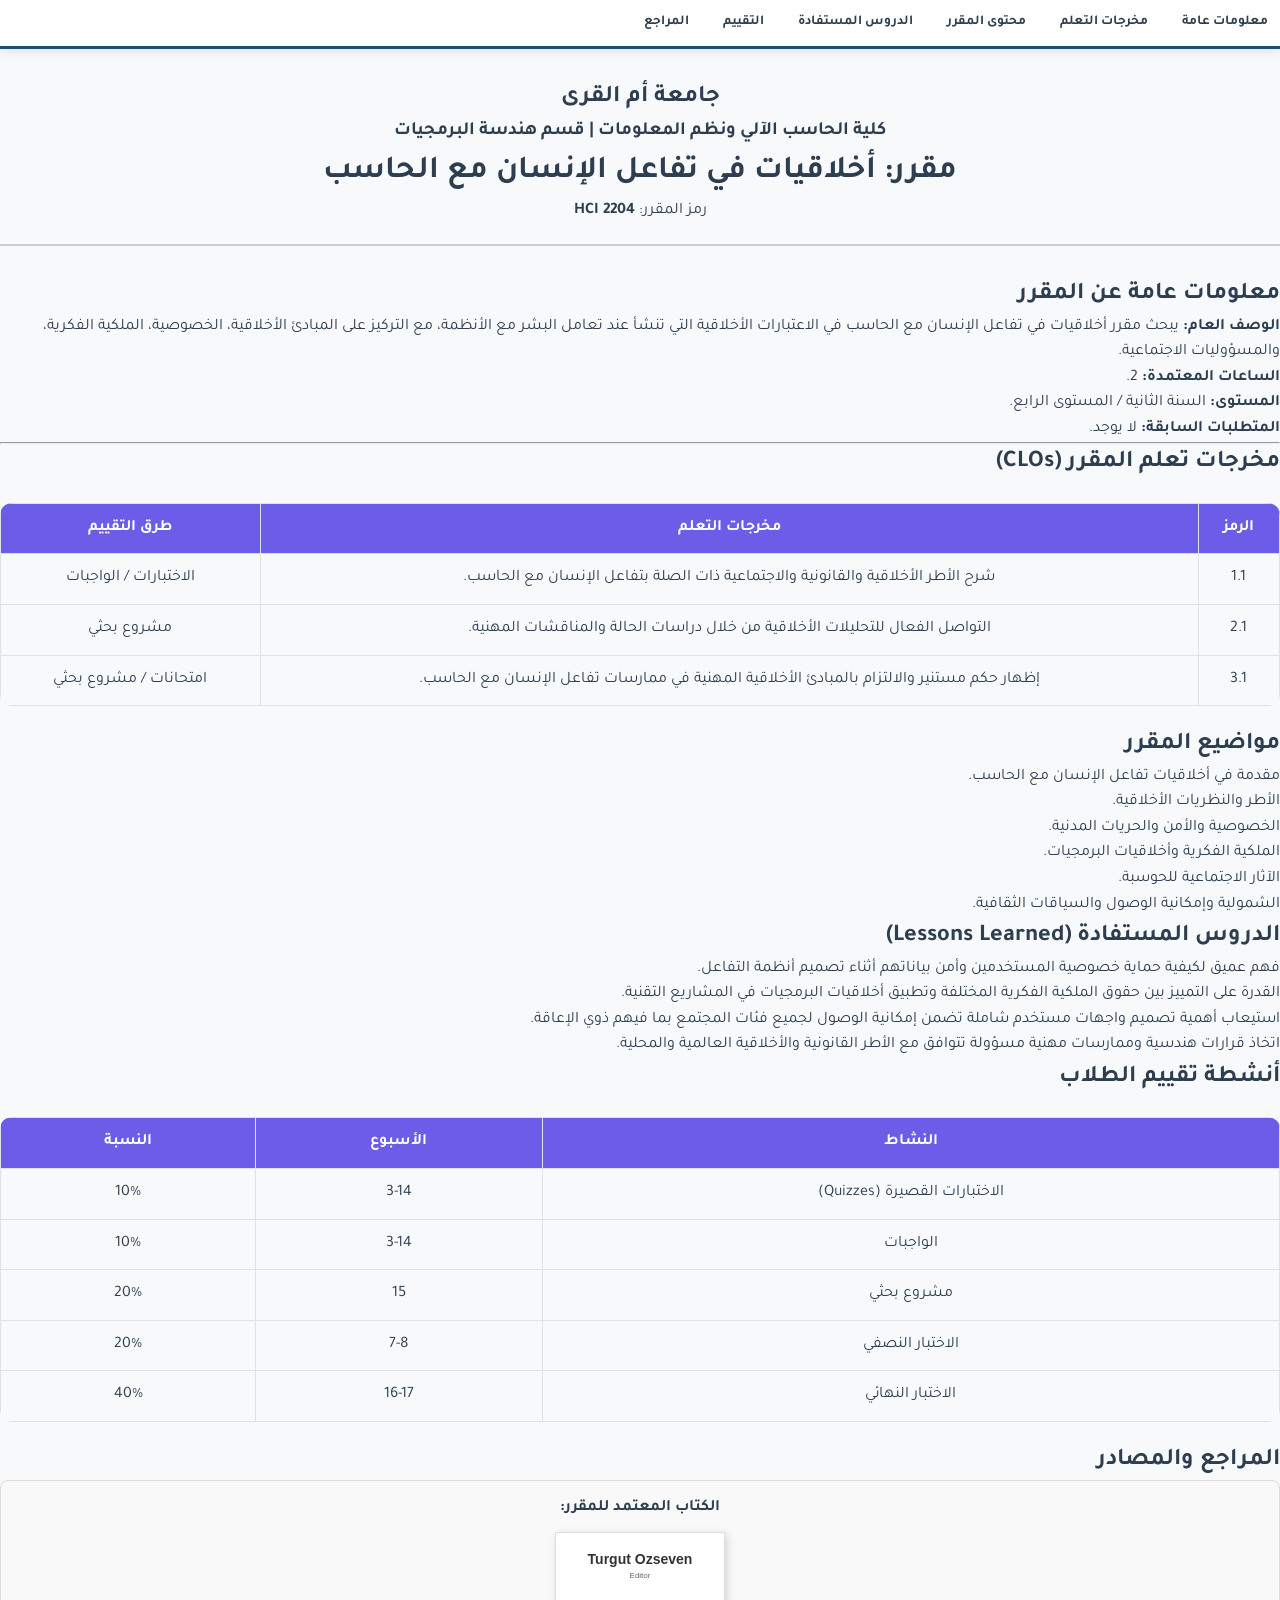
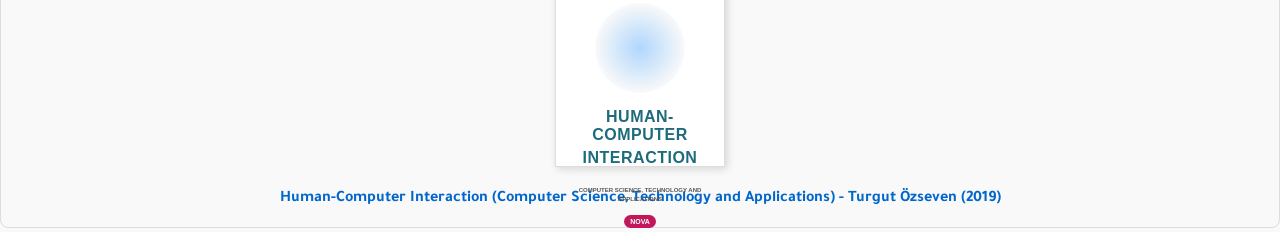
<file: HCI-Project-Jabli/index.html>
<!DOCTYPE html>
<html lang="ar" dir="rtl">
<head>
      <meta charset="UTF-8">
    <meta name="viewport" content="width=device-width, initial-scale=1.0">
    <title>توصيف مقرر: أخلاقيات التفاعل بين الإنسان والحاسب</title>
    <link rel="stylesheet" href="style.css">
    <link href="https://fonts.googleapis.com/css2?family=Poppins:wght@300;400;600&family=Tajawal:wght@400;700&display=swap" rel="stylesheet">
</head>

<button onclick="toggleDarkMode()" style="margin: 20px; cursor: pointer;">
 تبديل الوضع (ليلي/نهاري)
</button>

<script>
    function toggleDarkMode() {
        document.body.classList.toggle('dark-mode');
    }
</script>
<body class="light-mode">

    <nav class="navbar">
        <ul>
            <li><a href="#general-info">معلومات عامة</a></li>
            <li><a href="#clos">مخرجات التعلم</a></li>
            <li><a href="#content">محتوى المقرر</a></li>
            <li><a href="#lessons-learned">الدروس المستفادة</a></li>
            <li><a href="#assessment">التقييم</a></li>
            <li><a href="#references">المراجع</a></li>
        </ul>
    </nav>

    <div class="container">
        <header class="course-header" style="text-align: center; margin-bottom: 30px; padding: 20px; border-bottom: 2px solid #ccc;">
            <h2>جامعة أم القرى</h2>
            <h3>كلية الحاسب الآلي ونظم المعلومات | قسم هندسة البرمجيات</h3>
            <h1>مقرر: أخلاقيات في تفاعل الإنسان مع الحاسب</h1>
            <p>رمز المقرر: <strong>HCI 2204</strong></p>
        </header>

        <section id="general-info">
            <h2>معلومات عامة عن المقرر</h2>
            <p><strong>الوصف العام:</strong> يبحث مقرر أخلاقيات في تفاعل الإنسان مع الحاسب في الاعتبارات الأخلاقية التي تنشأ عند تعامل البشر مع الأنظمة، مع التركيز على المبادئ الأخلاقية، الخصوصية، الملكية الفكرية، والمسؤوليات الاجتماعية.</p>
            <ul>
                <li><strong>الساعات المعتمدة:</strong> 2.</li>
                <li><strong>المستوى:</strong> السنة الثانية / المستوى الرابع.</li>
                <li><strong>المتطلبات السابقة:</strong> لا يوجد.</li>
            </ul>
        </section>

        <hr>

        <section id="clos">
            <h2>مخرجات تعلم المقرر (CLOs)</h2>
            <table>
                <thead>
                    <tr>
                        <th>الرمز</th>
                        <th>مخرجات التعلم</th>
                        <th>طرق التقييم</th>
                    </tr>
                </thead>
                <tbody>
                    <tr>
                        <td>1.1</td>
                        <td>شرح الأطر الأخلاقية والقانونية والاجتماعية ذات الصلة بتفاعل الإنسان مع الحاسب.</td>
                        <td>الاختبارات / الواجبات</td>
                    </tr>
                    <tr>
                        <td>2.1</td>
                        <td>التواصل الفعال للتحليلات الأخلاقية من خلال دراسات الحالة والمناقشات المهنية.</td>
                        <td>مشروع بحثي</td>
                    </tr>
                    <tr>
                        <td>3.1</td>
                        <td>إظهار حكم مستنير والالتزام بالمبادئ الأخلاقية المهنية في ممارسات تفاعل الإنسان مع الحاسب.</td>
                        <td>امتحانات / مشروع بحثي</td>
                    </tr>
                </tbody>
            </table>
        </section>

        <section id="content">
            <h2>مواضيع المقرر</h2>
            <ol>
                <li>مقدمة في أخلاقيات تفاعل الإنسان مع الحاسب.</li>
                <li>الأطر والنظريات الأخلاقية.</li>
                <li>الخصوصية والأمن والحريات المدنية.</li>
                <li>الملكية الفكرية وأخلاقيات البرمجيات.</li>
                <li>الآثار الاجتماعية للحوسبة.</li>
                <li>الشمولية وإمكانية الوصول والسياقات الثقافية.</li>
            </ol>
        </section>

        <section id="lessons-learned">
            <h2>الدروس المستفادة (Lessons Learned)</h2>
            <ul>
                <li>فهم عميق لكيفية حماية خصوصية المستخدمين وأمن بياناتهم أثناء تصميم أنظمة التفاعل.</li>
                <li>القدرة على التمييز بين حقوق الملكية الفكرية المختلفة وتطبيق أخلاقيات البرمجيات في المشاريع التقنية.</li>
                <li>استيعاب أهمية تصميم واجهات مستخدم شاملة تضمن إمكانية الوصول لجميع فئات المجتمع بما فيهم ذوي الإعاقة.</li>
                <li>اتخاذ قرارات هندسية وممارسات مهنية مسؤولة تتوافق مع الأطر القانونية والأخلاقية العالمية والمحلية.</li>
            </ul>
        </section>

        <section id="assessment">
            <h2>أنشطة تقييم الطلاب</h2>
            <table>
                <thead>
                    <tr>
                        <th>النشاط</th>
                        <th>الأسبوع</th>
                        <th>النسبة</th>
                    </tr>
                </thead>
                <tbody>
                    <tr><td>الاختبارات القصيرة (Quizzes)</td><td>3-14</td><td>10%</td></tr>
                    <tr><td>الواجبات</td><td>3-14</td><td>10%</td></tr>
                    <tr><td>مشروع بحثي</td><td>15</td><td>20%</td></tr>
                    <tr><td>الاختبار النصفي</td><td>7-8</td><td>20%</td></tr>
                    <tr><td>الاختبار النهائي</td><td>16-17</td><td>40%</td></tr>
                </tbody>
            </table>
        </section>

        <section id="references">
            <h2>المراجع والمصادر</h2>
            <div class="reference-item" style="text-align: center; padding: 15px; border: 1px solid #ddd; border-radius: 8px; background-color: #f9f9f9;">
                <p style="font-weight: bold; margin-bottom: 10px;">الكتاب المعتمد للمقرر:</p>
                
                <div style="width: 170px; height: 235px; background: #ffffff; border: 1px solid #ddd; box-shadow: 2px 2px 8px rgba(0,0,0,0.15); margin: 0 auto 15px auto; padding: 10px; position: relative; font-family: 'Arial', sans-serif;">
                    <div style="font-size: 14px; font-weight: bold; color: #333; margin-top: 5px;">Turgut Ozseven</div>
                    <div style="font-size: 8px; color: #666; margin-bottom: 20px;">Editor</div>
                    <div style="width: 90px; height: 90px; background: radial-gradient(circle, rgba(142,197,252,1) 0%, rgba(224,225,226,0.3) 70%); margin: 0 auto; border-radius: 50%; opacity: 0.7;"></div>
                    <div style="font-size: 16px; font-weight: bold; color: #1e6b7b; letter-spacing: 0.5px; margin-top: 15px; line-height: 1.1;">HUMAN-COMPUTER</div>
                    <div style="font-size: 16px; font-weight: bold; color: #1e6b7b; letter-spacing: 0.5px; margin-top: 2px;">INTERACTION</div>
                    <div style="font-size: 6px; color: #555; text-transform: uppercase; margin-top: 15px; font-weight: bold;">Computer Science, Technology and Applications</div>
                    <div style="background: #c2185b; color: white; font-size: 7px; font-weight: bold; display: inline-block; padding: 1px 6px; border-radius: 8px; margin-top: 10px;">NOVA</div>
                </div>
                
                <a href="https://www.amazon.com/Human-Computer-Interaction-Turgut-Ozseven/dp/153616495X" target="_blank" style="font-weight: bold; color: #0066cc; text-decoration: none; display: inline-block; margin-top: 5px;">
                    Human-Computer Interaction (Computer Science, Technology and Applications) - Turgut Özseven (2019)
                </a>
            </div>
        </section>
    </div>

</body>
</html>
</file>
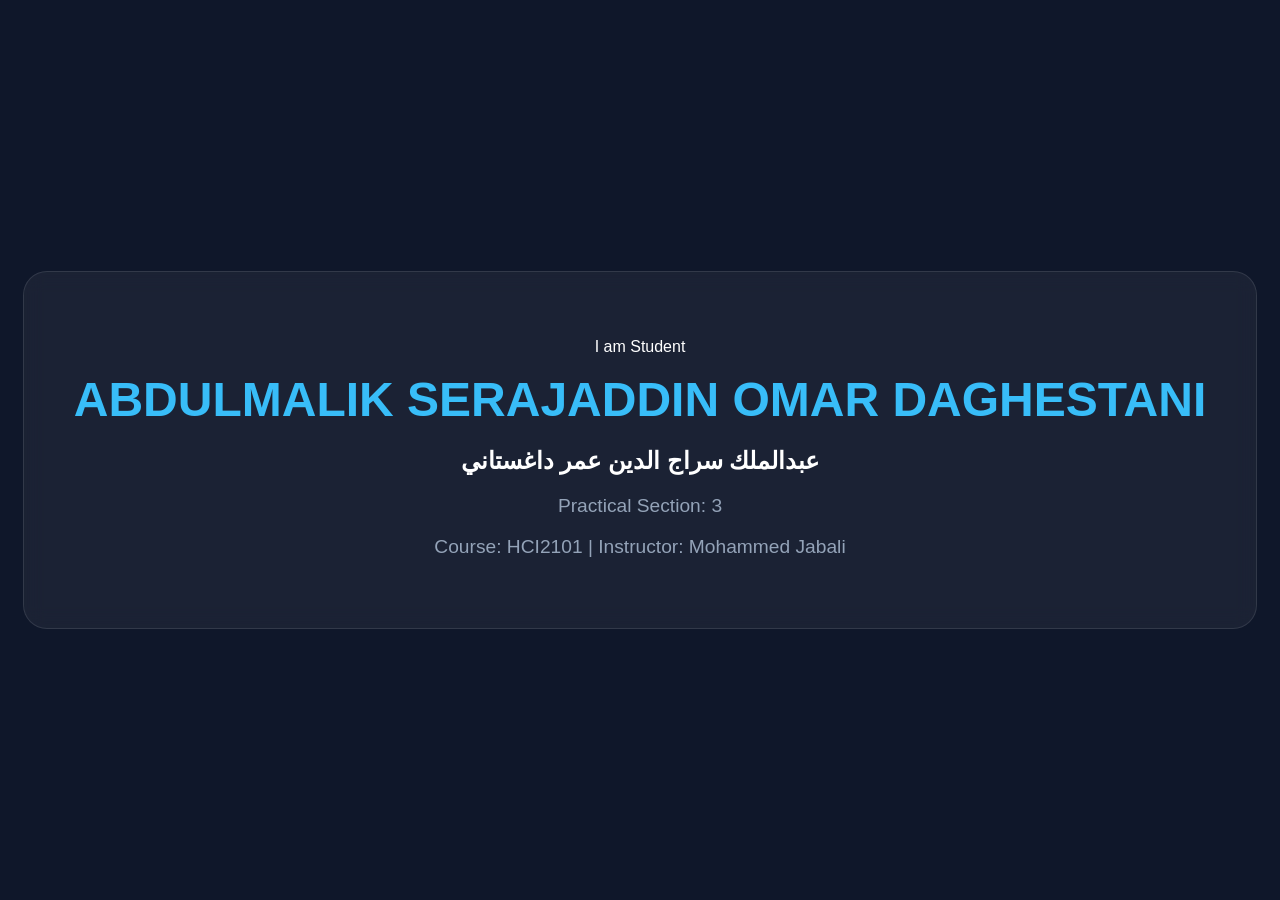
<file: lab1/index.html>
<!DOCTYPE html>
<html lang="en">
<head>
<meta charset="UTF-8">
<title>HCI2101 - ABDULMALIK SERAJADDIN OMAR DAGHESTANI</title>
<style>
body { font-family: 'Inter', sans-serif; background: #0f172a; color: white; display: flex; align-items: center; justify-content: center; height: 100vh; margin: 0; }
.glass-card { background: rgba(255, 255, 255, 0.05); backdrop-filter: blur(10px); padding: 50px; border-radius: 24px; border: 1px solid rgba(255,255,255,0.1); text-align: center; }
h1 { color: #38bdf8; font-size: 3rem; margin: 0; }
.meta { margin-top: 20px; font-size: 1.2rem; color: #94a3b8; }
</style>
</head>
<body>
<div class="glass-card">
<p>I am Student</p>
<h1>ABDULMALIK SERAJADDIN OMAR DAGHESTANI</h1>
<h2>عبدالملك سراج الدين عمر داغستاني</h2>
<div class="meta">
<p>Practical Section: 3</p>
<p>Course: HCI2101 | Instructor: Mohammed Jabali</p>
</div>
</div>
</body>
</html>
</file>
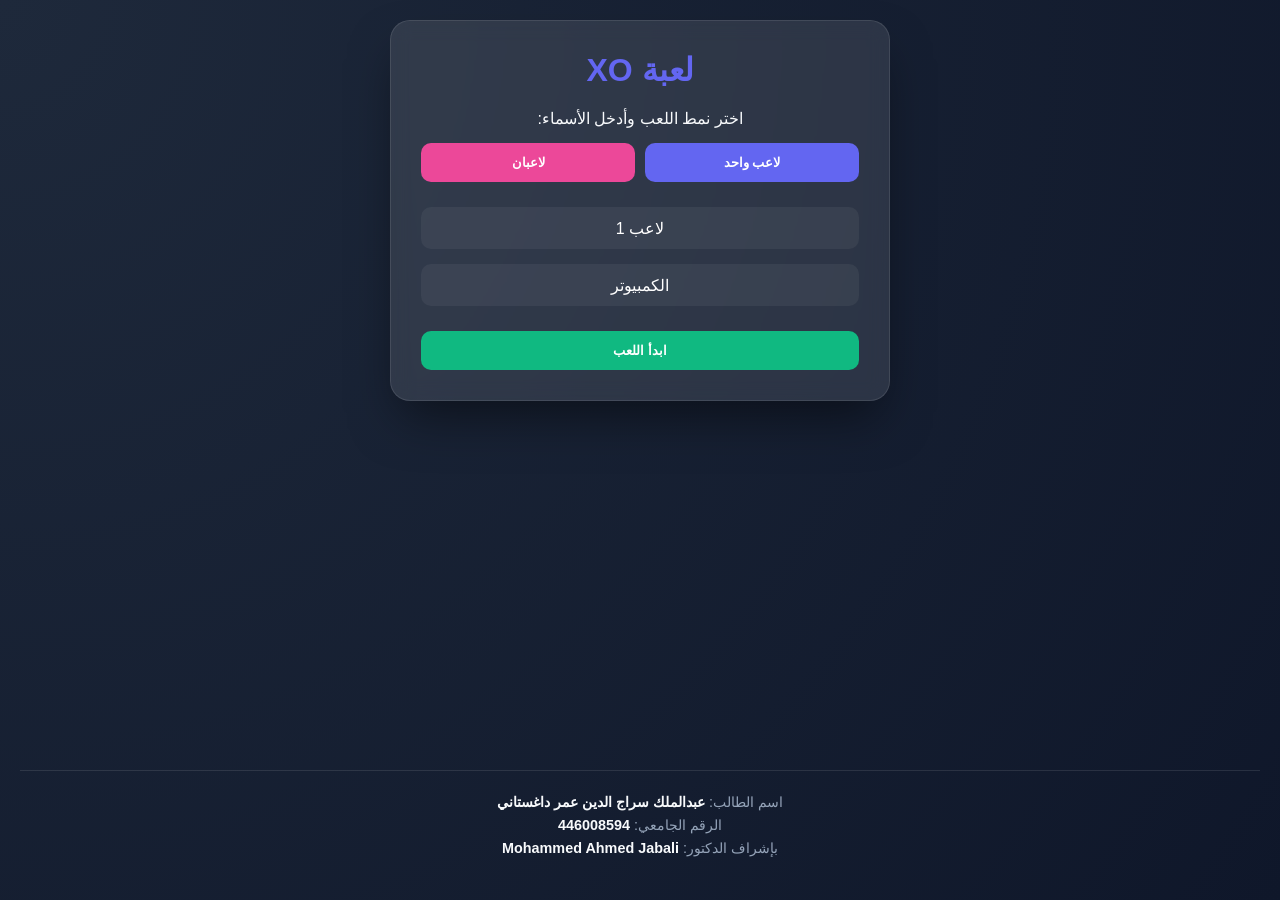
<file: lab2/index.html>
<!DOCTYPE html>
<html lang="ar" dir="rtl">
<head>
    <meta charset="UTF-8">
    <meta name="viewport" content="width=device-width, initial-scale=1.0">
    <title>لعبة إكس أو الحديثة</title>
    <style>
        :root {
            --primary: #6366f1;
            --secondary: #ec4899;
            --bg: #0f172a;
            --card-bg: rgba(255, 255, 255, 0.1);
            --text: #f8fafc;
        }

        * {
            box-sizing: border-box;
            font-family: 'Segoe UI', Tahoma, Geneva, Verdana, sans-serif;
            margin: 0;
            padding: 0;
        }

        body {
            background: radial-gradient(circle at top left, #1e293b, #0f172a);
            color: var(--text);
            display: flex;
            flex-direction: column;
            align-items: center;
            min-height: 100vh;
            padding: 20px;
        }

        .container {
            width: 100%;
            max-width: 500px;
            background: var(--card-bg);
            backdrop-filter: blur(10px);
            border-radius: 20px;
            padding: 30px;
            box-shadow: 0 25px 50px -12px rgba(0, 0, 0, 0.5);
            border: 1px solid rgba(255, 255, 255, 0.1);
            text-align: center;
        }

        h1 { margin-bottom: 20px; color: var(--primary); }

        /* Setup Screen */
        #setup-screen { display: flex; flex-direction: column; gap: 15px; }
        
        input {
            padding: 12px;
            border-radius: 10px;
            border: none;
            background: rgba(255, 255, 255, 0.05);
            color: white;
            font-size: 1rem;
            text-align: center;
        }

        .mode-selection {
            display: grid;
            grid-template-columns: 1fr 1fr;
            gap: 10px;
            margin-bottom: 10px;
        }

        button {
            padding: 12px 20px;
            border-radius: 10px;
            border: none;
            cursor: pointer;
            font-weight: bold;
            transition: all 0.3s ease;
            background: var(--primary);
            color: white;
        }

        button:hover { transform: translateY(-2px); filter: brightness(1.2); }
        .secondary-btn { background: var(--secondary); }

        /* Game Screen */
        #game-screen { display: none; }
        
        .status-bar {
            margin-bottom: 20px;
            font-size: 1.2rem;
            font-weight: bold;
        }

        .board {
            display: grid;
            grid-template-columns: repeat(3, 1fr);
            gap: 10px;
            margin-bottom: 20px;
        }

        .cell {
            aspect-ratio: 1;
            background: rgba(255, 255, 255, 0.05);
            border-radius: 12px;
            display: flex;
            align-items: center;
            justify-content: center;
            font-size: 2.5rem;
            font-weight: bold;
            cursor: pointer;
            transition: background 0.2s;
        }

        .cell:hover { background: rgba(255, 255, 255, 0.1); }
        .cell.x { color: var(--primary); }
        .cell.o { color: var(--secondary); }

        /* Footer */
        footer {
            margin-top: auto;
            padding: 20px;
            text-align: center;
            font-size: 0.9rem;
            line-height: 1.6;
            color: #94a3b8;
            border-top: 1px solid rgba(255, 255, 255, 0.1);
            width: 100%;
        }

        footer b { color: var(--text); }

        @media (max-width: 400px) {
            .container { padding: 15px; }
            .cell { font-size: 2rem; }
        }
    </style>
</head>
<body>

    <div class="container">
        <h1>لعبة XO</h1>

        <div id="setup-screen">
            <p>اختر نمط اللعب وأدخل الأسماء:</p>
            <div class="mode-selection">
                <button onclick="setMode(1)">لاعب واحد</button>
                <button onclick="setMode(2)" class="secondary-btn">لاعبان</button>
            </div>
            <input type="text" id="p1-name" placeholder="اسم اللاعب الأول (X)" value="لاعب 1">
            <input type="text" id="p2-name" placeholder="اسم اللاعب الثاني (O)" value="الكمبيوتر">
            <button onclick="startGame()" style="width: 100%; margin-top: 10px; background: #10b981;">ابدأ اللعب</button>
        </div>

        <div id="game-screen">
            <div class="status-bar" id="status">دور: لاعب 1</div>
            <div class="board" id="board">
                <div class="cell" onclick="makeMove(0)"></div>
                <div class="cell" onclick="makeMove(1)"></div>
                <div class="cell" onclick="makeMove(2)"></div>
                <div class="cell" onclick="makeMove(3)"></div>
                <div class="cell" onclick="makeMove(4)"></div>
                <div class="cell" onclick="makeMove(5)"></div>
                <div class="cell" onclick="makeMove(6)"></div>
                <div class="cell" onclick="makeMove(7)"></div>
                <div class="cell" onclick="makeMove(8)"></div>
            </div>
            <button onclick="resetGame()" class="secondary-btn">إعادة اللعب</button>
            <button onclick="backToMenu()" style="background: transparent; color: #94a3b8;">القائمة الرئيسية</button>
        </div>
    </div>

    <footer>
        <p>اسم الطالب: <b>عبدالملك سراج الدين عمر داغستاني</b></p>
        <p>الرقم الجامعي: <b>446008594</b></p>
        <p>بإشراف الدكتور: <b>Mohammed Ahmed Jabali</b></p>
    </footer>

    <script>
        let board = ['', '', '', '', '', '', '', '', ''];
        let currentPlayer = 'X';
        let gameActive = false;
        let gameMode = 1; // 1 = vs CPU, 2 = vs Human
        let names = { X: '', O: '' };

        const statusDisplay = document.getElementById('status');
        const cells = document.querySelectorAll('.cell');

        function setMode(mode) {
            gameMode = mode;
            const p2Input = document.getElementById('p2-name');
            p2Input.value = (mode === 1) ? "الكمبيوتر" : "لاعب 2";
            alert(mode === 1 ? "تم اختيار نمط لاعب واحد" : "تم اختيار نمط لاعبين");
        }

        function startGame() {
            names.X = document.getElementById('p1-name').value || "لاعب 1";
            names.O = document.getElementById('p2-name').value || (gameMode === 1 ? "الكمبيوتر" : "لاعب 2");
            
            document.getElementById('setup-screen').style.display = 'none';
            document.getElementById('game-screen').style.display = 'block';
            
            gameActive = true;
            resetGame();
        }

        function makeMove(index) {
            if (board[index] !== '' || !gameActive) return;

            executeMove(index, 'X');

            if (gameActive && gameMode === 1) {
                setTimeout(cpuMove, 500);
            }
        }

        function executeMove(index, player) {
            board[index] = player;
            cells[index].innerText = player;
            cells[index].classList.add(player.toLowerCase());
            
            if (checkWin()) {
                statusDisplay.innerText = `الفائز هو: ${names[player]}! 🎉`;
                gameActive = false;
                return;
            }

            if (board.every(cell => cell !== '')) {
                statusDisplay.innerText = "تعادل!";
                gameActive = false;
                return;
            }

            currentPlayer = (player === 'X') ? 'O' : 'X';
            statusDisplay.innerText = `دور: ${names[currentPlayer]}`;
        }

        function cpuMove() {
            if (!gameActive) return;
            let available = board.map((v, i) => v === '' ? i : null).filter(v => v !== null);
            let randomIdx = available[Math.floor(Math.random() * available.size)]; // Logical mistake fix:
            let move = available[Math.floor(Math.random() * available.length)];
            executeMove(move, 'O');
        }

        function checkWin() {
            const wins = [
                [0,1,2], [3,4,5], [6,7,8],
                [0,3,6], [1,4,7], [2,5,8],
                [0,4,8], [2,4,6]
            ];
            return wins.some(condition => {
                return condition.every(index => board[index] === currentPlayer);
            });
        }

        function resetGame() {
            board = ['', '', '', '', '', '', '', '', ''];
            gameActive = true;
            currentPlayer = 'X';
            statusDisplay.innerText = `دور: ${names.X}`;
            cells.forEach(cell => {
                cell.innerText = '';
                cell.classList.remove('x', 'o');
            });
        }

        function backToMenu() {
            document.getElementById('setup-screen').style.display = 'flex';
            document.getElementById('game-screen').style.display = 'none';
        }
    </script>
</body>
</html>
</file>
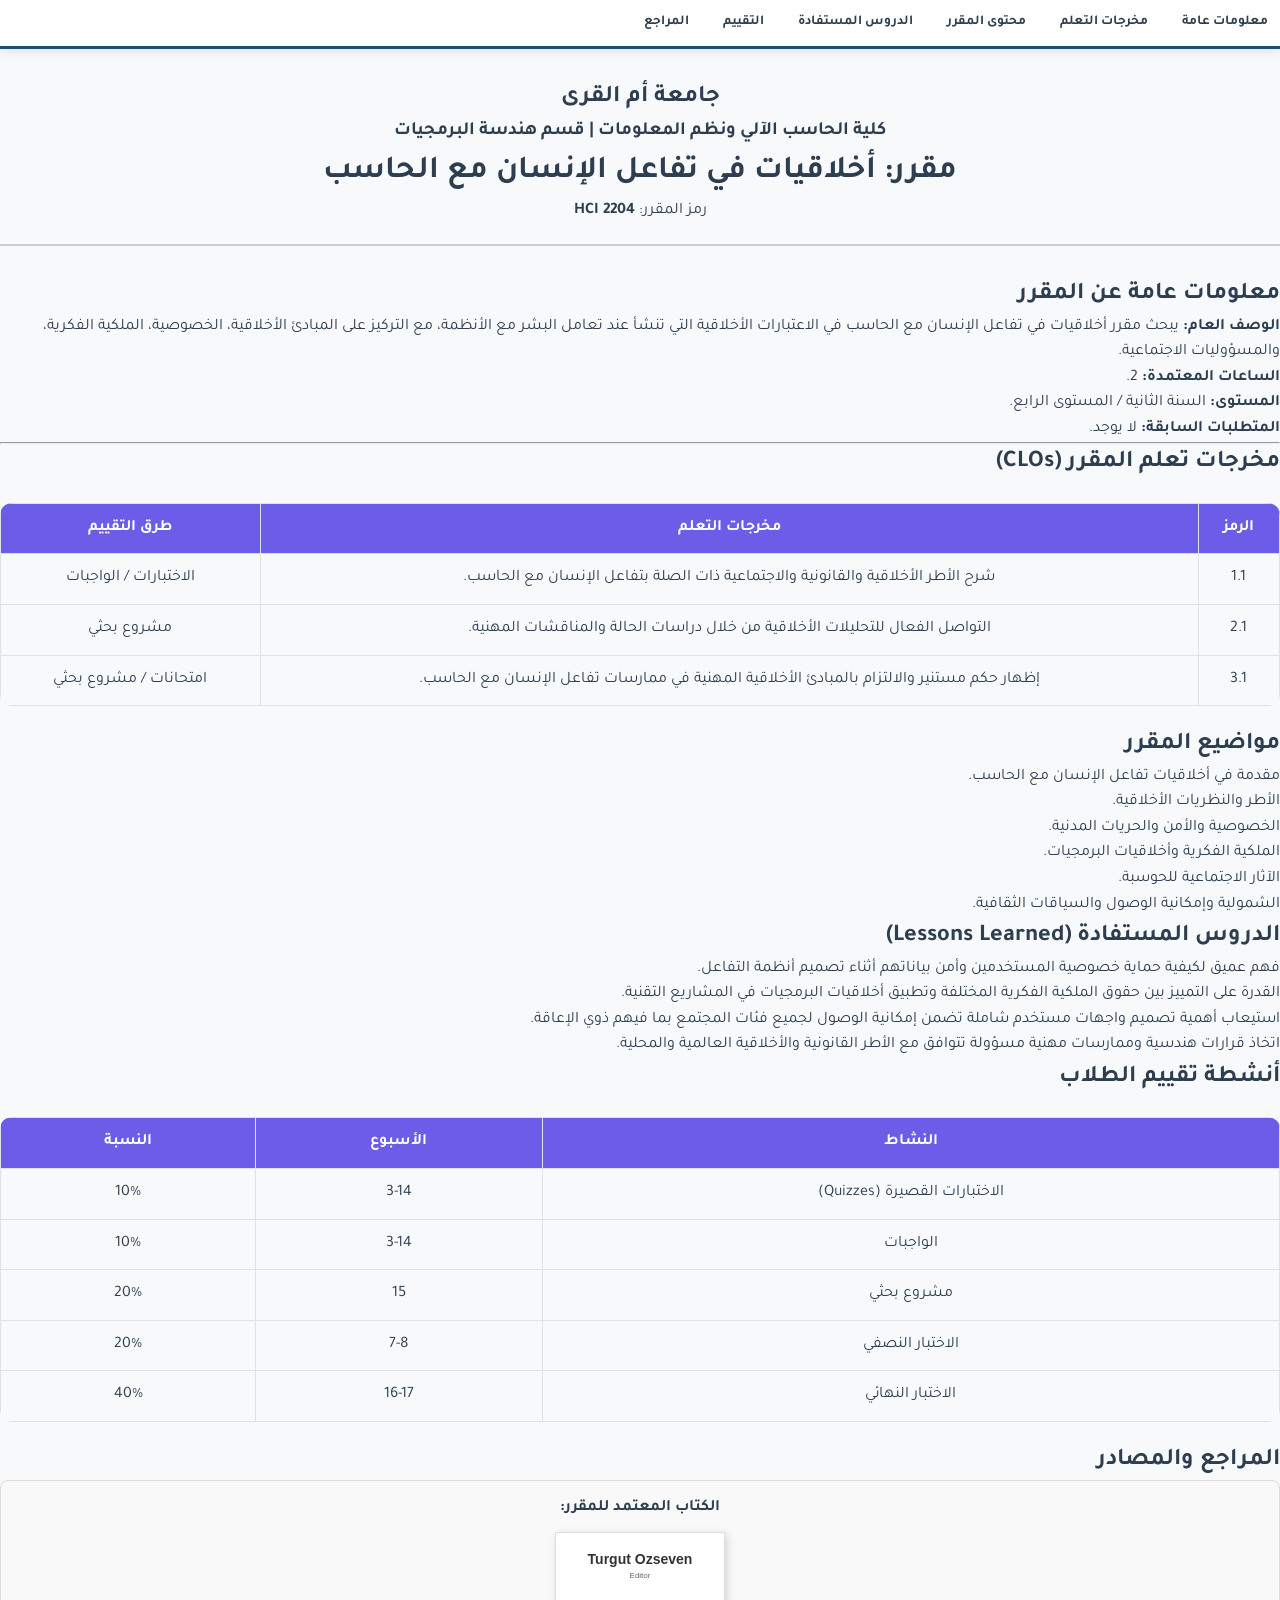
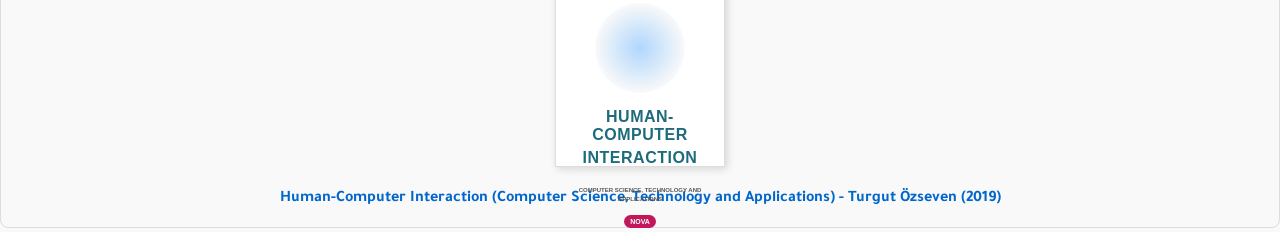
<file: HCI-Project-Jabli/arabic-dark.html>
<!DOCTYPE html>
<html lang="ar" dir="rtl">
<head>
    <meta charset="UTF-8">
    <meta name="viewport" content="width=device-width, initial-scale=1.0">
    <title>توصيف مقرر: أخلاقيات التفاعل بين الإنسان والحاسب</title>
    <link rel="stylesheet" href="style.css">
    <link href="https://fonts.googleapis.com/css2?family=Poppins:wght@300;400;600&family=Tajawal:wght@400;700&display=swap" rel="stylesheet">
</head>

<button onclick="toggleDarkMode()" style="margin: 20px; cursor: pointer;">
 تبديل الوضع (ليلي/نهاري)
</button>

<script>
    function toggleDarkMode() {
        document.body.classList.toggle('dark-mode');
    }
</script>
<body class="light-mode">

    <nav class="navbar">
        <ul>
            <li><a href="#general-info">معلومات عامة</a></li>
            <li><a href="#clos">مخرجات التعلم</a></li>
            <li><a href="#content">محتوى المقرر</a></li>
            <li><a href="#lessons-learned">الدروس المستفادة</a></li>
            <li><a href="#assessment">التقييم</a></li>
            <li><a href="#references">المراجع</a></li>
        </ul>
    </nav>

    <div class="container">
        <header class="course-header" style="text-align: center; margin-bottom: 30px; padding: 20px; border-bottom: 2px solid #ccc;">
            <h2>جامعة أم القرى</h2>
            <h3>كلية الحاسب الآلي ونظم المعلومات | قسم هندسة البرمجيات</h3>
            <h1>مقرر: أخلاقيات في تفاعل الإنسان مع الحاسب</h1>
            <p>رمز المقرر: <strong>HCI 2204</strong></p>
        </header>

        <section id="general-info">
            <h2>معلومات عامة عن المقرر</h2>
            <p><strong>الوصف العام:</strong> يبحث مقرر أخلاقيات في تفاعل الإنسان مع الحاسب في الاعتبارات الأخلاقية التي تنشأ عند تعامل البشر مع الأنظمة، مع التركيز على المبادئ الأخلاقية، الخصوصية، الملكية الفكرية، والمسؤوليات الاجتماعية.</p>
            <ul>
                <li><strong>الساعات المعتمدة:</strong> 2.</li>
                <li><strong>المستوى:</strong> السنة الثانية / المستوى الرابع.</li>
                <li><strong>المتطلبات السابقة:</strong> لا يوجد.</li>
            </ul>
        </section>

        <hr>

        <section id="clos">
            <h2>مخرجات تعلم المقرر (CLOs)</h2>
            <table>
                <thead>
                    <tr>
                        <th>الرمز</th>
                        <th>مخرجات التعلم</th>
                        <th>طرق التقييم</th>
                    </tr>
                </thead>
                <tbody>
                    <tr>
                        <td>1.1</td>
                        <td>شرح الأطر الأخلاقية والقانونية والاجتماعية ذات الصلة بتفاعل الإنسان مع الحاسب.</td>
                        <td>الاختبارات / الواجبات</td>
                    </tr>
                    <tr>
                        <td>2.1</td>
                        <td>التواصل الفعال للتحليلات الأخلاقية من خلال دراسات الحالة والمناقشات المهنية.</td>
                        <td>مشروع بحثي</td>
                    </tr>
                    <tr>
                        <td>3.1</td>
                        <td>إظهار حكم مستنير والالتزام بالمبادئ الأخلاقية المهنية في ممارسات تفاعل الإنسان مع الحاسب.</td>
                        <td>امتحانات / مشروع بحثي</td>
                    </tr>
                </tbody>
            </table>
        </section>

        <section id="content">
            <h2>مواضيع المقرر</h2>
            <ol>
                <li>مقدمة في أخلاقيات تفاعل الإنسان مع الحاسب.</li>
                <li>الأطر والنظريات الأخلاقية.</li>
                <li>الخصوصية والأمن والحريات المدنية.</li>
                <li>الملكية الفكرية وأخلاقيات البرمجيات.</li>
                <li>الآثار الاجتماعية للحوسبة.</li>
                <li>الشمولية وإمكانية الوصول والسياقات الثقافية.</li>
            </ol>
        </section>

        <section id="lessons-learned">
            <h2>الدروس المستفادة (Lessons Learned)</h2>
            <ul>
                <li>فهم عميق لكيفية حماية خصوصية المستخدمين وأمن بياناتهم أثناء تصميم أنظمة التفاعل.</li>
                <li>القدرة على التمييز بين حقوق الملكية الفكرية المختلفة وتطبيق أخلاقيات البرمجيات في المشاريع التقنية.</li>
                <li>استيعاب أهمية تصميم واجهات مستخدم شاملة تضمن إمكانية الوصول لجميع فئات المجتمع بما فيهم ذوي الإعاقة.</li>
                <li>اتخاذ قرارات هندسية وممارسات مهنية مسؤولة تتوافق مع الأطر القانونية والأخلاقية العالمية والمحلية.</li>
            </ul>
        </section>

        <section id="assessment">
            <h2>أنشطة تقييم الطلاب</h2>
            <table>
                <thead>
                    <tr>
                        <th>النشاط</th>
                        <th>الأسبوع</th>
                        <th>النسبة</th>
                    </tr>
                </thead>
                <tbody>
                    <tr><td>الاختبارات القصيرة (Quizzes)</td><td>3-14</td><td>10%</td></tr>
                    <tr><td>الواجبات</td><td>3-14</td><td>10%</td></tr>
                    <tr><td>مشروع بحثي</td><td>15</td><td>20%</td></tr>
                    <tr><td>الاختبار النصفي</td><td>7-8</td><td>20%</td></tr>
                    <tr><td>الاختبار النهائي</td><td>16-17</td><td>40%</td></tr>
                </tbody>
            </table>
        </section>

        <section id="references">
            <h2>المراجع والمصادر</h2>
            <div class="reference-item" style="text-align: center; padding: 15px; border: 1px solid #ddd; border-radius: 8px; background-color: #f9f9f9;">
                <p style="font-weight: bold; margin-bottom: 10px;">الكتاب المعتمد للمقرر:</p>
                
                <div style="width: 170px; height: 235px; background: #ffffff; border: 1px solid #ddd; box-shadow: 2px 2px 8px rgba(0,0,0,0.15); margin: 0 auto 15px auto; padding: 10px; position: relative; font-family: 'Arial', sans-serif;">
                    <div style="font-size: 14px; font-weight: bold; color: #333; margin-top: 5px;">Turgut Ozseven</div>
                    <div style="font-size: 8px; color: #666; margin-bottom: 20px;">Editor</div>
                    <div style="width: 90px; height: 90px; background: radial-gradient(circle, rgba(142,197,252,1) 0%, rgba(224,225,226,0.3) 70%); margin: 0 auto; border-radius: 50%; opacity: 0.7;"></div>
                    <div style="font-size: 16px; font-weight: bold; color: #1e6b7b; letter-spacing: 0.5px; margin-top: 15px; line-height: 1.1;">HUMAN-COMPUTER</div>
                    <div style="font-size: 16px; font-weight: bold; color: #1e6b7b; letter-spacing: 0.5px; margin-top: 2px;">INTERACTION</div>
                    <div style="font-size: 6px; color: #555; text-transform: uppercase; margin-top: 15px; font-weight: bold;">Computer Science, Technology and Applications</div>
                    <div style="background: #c2185b; color: white; font-size: 7px; font-weight: bold; display: inline-block; padding: 1px 6px; border-radius: 8px; margin-top: 10px;">NOVA</div>
                </div>
                
                <a href="https://www.amazon.com/Human-Computer-Interaction-Turgut-Ozseven/dp/153616495X" target="_blank" style="font-weight: bold; color: #0066cc; text-decoration: none; display: inline-block; margin-top: 5px;">
                    Human-Computer Interaction (Computer Science, Technology and Applications) - Turgut Özseven (2019)
                </a>
            </div>
        </section>
    </div>

</body>
</html>
</file>
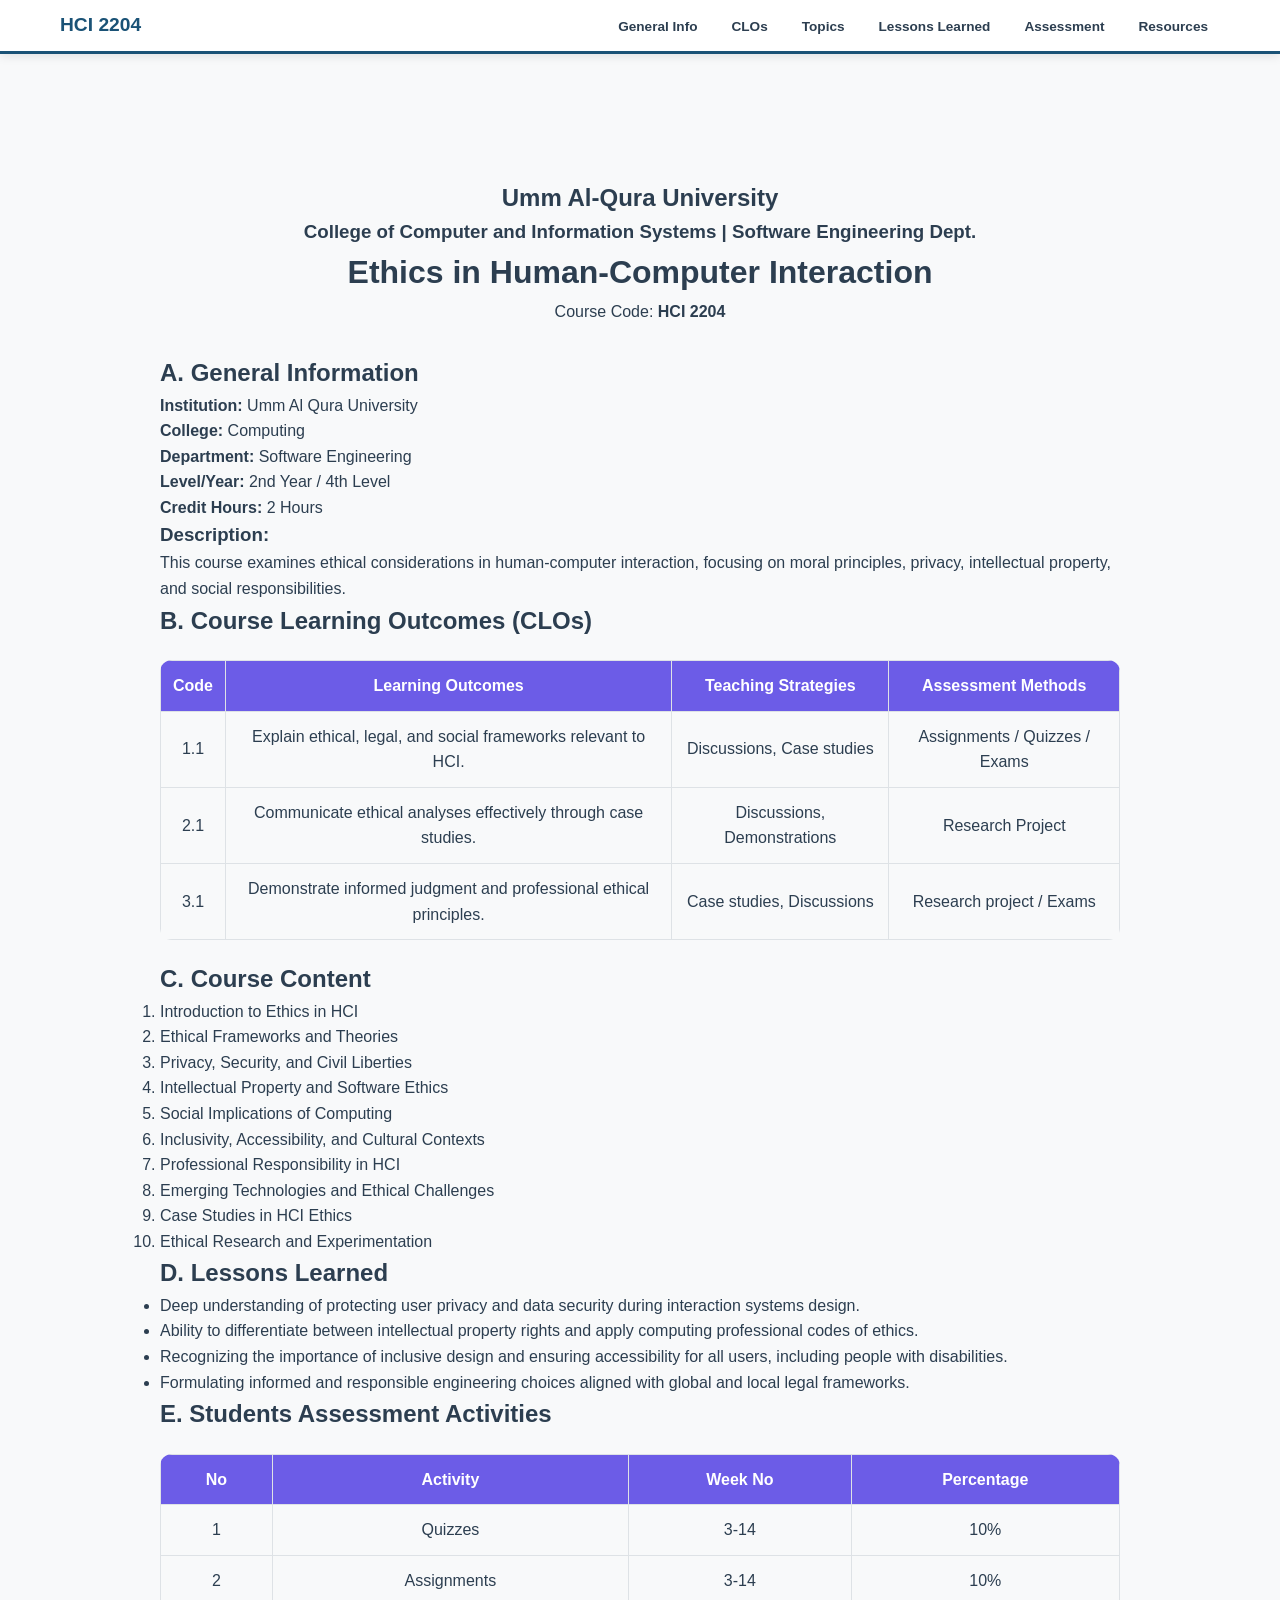
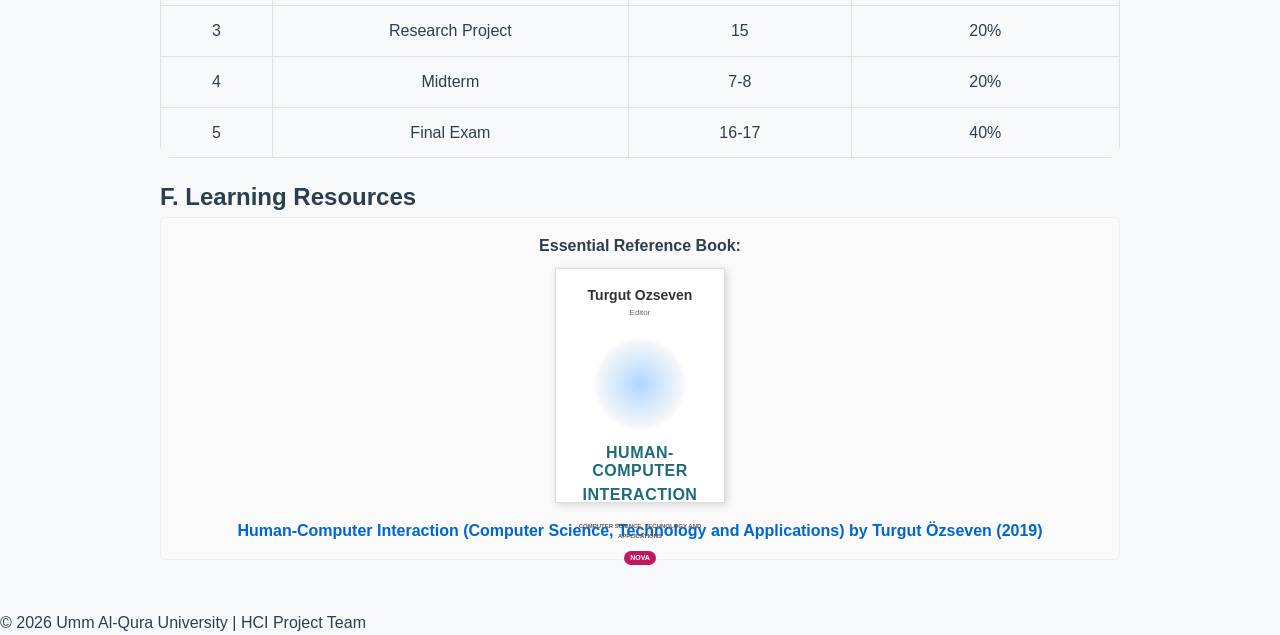
<file: HCI-Project-Jabli/english-dark.html>
<!DOCTYPE html>
<html lang="en" dir="ltr">
<head>
    <meta charset="UTF-8">
    <meta name="viewport" content="width=device-width, initial-scale=1.0">
    <title>Course Specification | Ethics in Human-Computer Interaction</title>
    <link rel="stylesheet" href="style.css">
</head>
<body>
    <button onclick="toggleDarkMode()" style="margin: 20px; cursor: pointer;">
     Switching mode (dark-mode/light-mode)ٍ
</button>

<script>
    function toggleDarkMode() {
        document.body.classList.toggle('dark-mode');
    }
</script>

    <nav class="navbar">
        <div class="nav-container">
            <span class="logo">HCI 2204</span>
            <ul>
                <li><a href="#general">General Info</a></li>
                <li><a href="#clos">CLOs</a></li>
                <li><a href="#topics">Topics</a></li>
                <li><a href="#lessons">Lessons Learned</a></li>
                <li><a href="#assessment">Assessment</a></li>
                <li><a href="#resources">Resources</a></li>
            </ul>
        </div>
    </nav>

    <main class="main-container">
        
        <header class="course-header" style="text-align: center; margin-bottom: 30px;">
            <h2>Umm Al-Qura University</h2>
            <h3>College of Computer and Information Systems | Software Engineering Dept.</h3>
            <h1>Ethics in Human-Computer Interaction</h1>
            <p class="course-code">Course Code: <strong>HCI 2204</strong></p>
        </header>

        <section id="general" class="content-section">
            <h2>A. General Information</h2>
            <div class="info-grid">
                <p><strong>Institution:</strong> Umm Al Qura University</p>
                <p><strong>College:</strong> Computing</p>
                <p><strong>Department:</strong> Software Engineering</p>
                <p><strong>Level/Year:</strong> 2nd Year / 4th Level</p>
                <p><strong>Credit Hours:</strong> 2 Hours</p>
            </div>
            <h3>Description:</h3>
            <p>This course examines ethical considerations in human-computer interaction, focusing on moral principles, privacy, intellectual property, and social responsibilities.</p>
        </section>

        <section id="clos" class="content-section">
            <h2>B. Course Learning Outcomes (CLOs)</h2>
            <div class="table-responsive">
                <table class="clo-table">
                    <thead>
                        <tr>
                            <th>Code</th>
                            <th>Learning Outcomes</th>
                            <th>Teaching Strategies</th>
                            <th>Assessment Methods</th>
                        </tr>
                    </thead>
                    <tbody>
                        <tr>
                            <td>1.1</td>
                            <td>Explain ethical, legal, and social frameworks relevant to HCI.</td>
                            <td>Discussions, Case studies</td>
                            <td>Assignments / Quizzes / Exams</td>
                        </tr>
                        <tr>
                            <td>2.1</td>
                            <td>Communicate ethical analyses effectively through case studies.</td>
                            <td>Discussions, Demonstrations</td>
                            <td>Research Project</td>
                        </tr>
                        <tr>
                            <td>3.1</td>
                            <td>Demonstrate informed judgment and professional ethical principles.</td>
                            <td>Case studies, Discussions</td>
                            <td>Research project / Exams</td>
                        </tr>
                    </tbody>
                </table>
            </div>
        </section>

        <section id="topics" class="content-section">
            <h2>C. Course Content</h2>
            <ol class="topics-list">
                <li>Introduction to Ethics in HCI</li>
                <li>Ethical Frameworks and Theories</li>
                <li>Privacy, Security, and Civil Liberties</li>
                <li>Intellectual Property and Software Ethics</li>
                <li>Social Implications of Computing</li>
                <li>Inclusivity, Accessibility, and Cultural Contexts</li>
                <li>Professional Responsibility in HCI</li>
                <li>Emerging Technologies and Ethical Challenges</li>
                <li>Case Studies in HCI Ethics</li>
                <li>Ethical Research and Experimentation</li>
            </ol>
        </section>

        <section id="lessons" class="content-section">
            <h2>D. Lessons Learned</h2>
            <ul class="lessons-list">
                <li>Deep understanding of protecting user privacy and data security during interaction systems design.</li>
                <li>Ability to differentiate between intellectual property rights and apply computing professional codes of ethics.</li>
                <li>Recognizing the importance of inclusive design and ensuring accessibility for all users, including people with disabilities.</li>
                <li>Formulating informed and responsible engineering choices aligned with global and local legal frameworks.</li>
            </ul>
        </section>

        <section id="assessment" class="content-section">
            <h2>E. Students Assessment Activities</h2>
            <table class="assessment-table">
                <thead>
                    <tr>
                        <th>No</th>
                        <th>Activity</th>
                        <th>Week No</th>
                        <th>Percentage</th>
                    </tr>
                </thead>
                <tbody>
                    <tr><td>1</td><td>Quizzes</td><td>3-14</td><td>10%</td></tr>
                    <tr><td>2</td><td>Assignments</td><td>3-14</td><td>10%</td></tr>
                    <tr><td>3</td><td>Research Project</td><td>15</td><td>20%</td></tr>
                    <tr><td>4</td><td>Midterm</td><td>7-8</td><td>20%</td></tr>
                    <tr><td>5</td><td>Final Exam</td><td>16-17</td><td>40%</td></tr>
                </tbody>
            </table>
        </section>

        <section id="resources" class="content-section">
            <h2>F. Learning Resources</h2>
            <div class="resource-card" style="display: flex; flex-direction: column; align-items: center; padding: 15px; border: 1px solid #eee; background-color: #fafafa; border-radius: 6px;">
                <p style="font-weight: bold; margin-bottom: 10px;">Essential Reference Book:</p>
                
                <div style="width: 170px; height: 235px; background: #ffffff; border: 1px solid #ddd; box-shadow: 2px 2px 8px rgba(0,0,0,0.15); margin: 0 auto 15px auto; padding: 10px; position: relative; font-family: 'Arial', sans-serif; text-align: center;">
                    <div style="font-size: 14px; font-weight: bold; color: #333; margin-top: 5px;">Turgut Ozseven</div>
                    <div style="font-size: 8px; color: #666; margin-bottom: 20px;">Editor</div>
                    <div style="width: 90px; height: 90px; background: radial-gradient(circle, rgba(142,197,252,1) 0%, rgba(224,225,226,0.3) 70%); margin: 0 auto; border-radius: 50%; opacity: 0.7;"></div>
                    <div style="font-size: 16px; font-weight: bold; color: #1e6b7b; letter-spacing: 0.5px; margin-top: 15px; line-height: 1.1;">HUMAN-COMPUTER</div>
                    <div style="font-size: 16px; font-weight: bold; color: #1e6b7b; letter-spacing: 0.5px; margin-top: 2px;">INTERACTION</div>
                    <div style="font-size: 6px; color: #555; text-transform: uppercase; margin-top: 15px; font-weight: bold;">Computer Science, Technology and Applications</div>
                    <div style="background: #c2185b; color: white; font-size: 7px; font-weight: bold; display: inline-block; padding: 1px 6px; border-radius: 8px; margin-top: 10px;">NOVA</div>
                </div>
                
                <div class="resource-text" style="text-align: center;">
                    <a href="https://www.amazon.com/Human-Computer-Interaction-Turgut-Ozseven/dp/153616495X" target="_blank" class="book-link" style="font-weight: bold; color: #0066cc; text-decoration: none;">
                        Human-Computer Interaction (Computer Science, Technology and Applications) by Turgut Özseven (2019)
                    </a>
                </div>
            </div>
        </section>

    </main>

    <footer class="main-footer">
        <p>© 2026 Umm Al-Qura University | HCI Project Team</p>
    </footer>

</body>
</html>
</file>
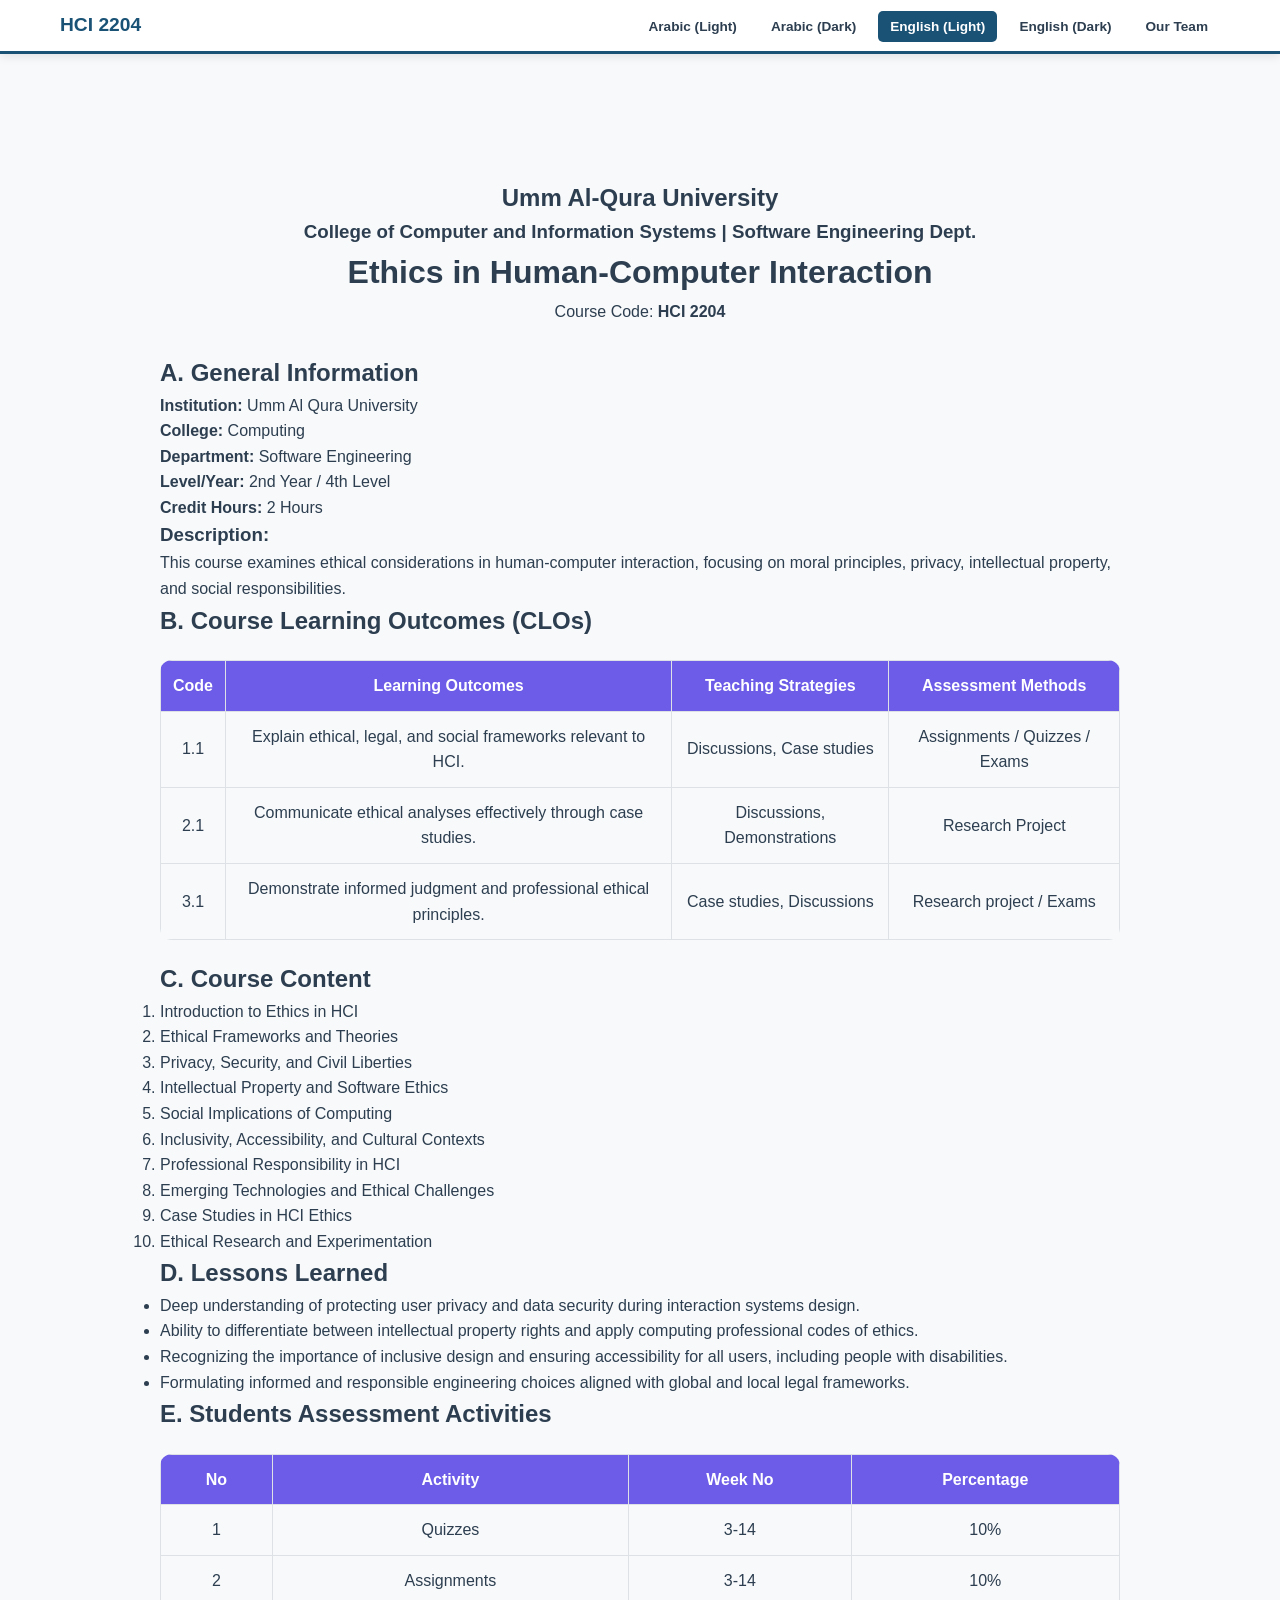
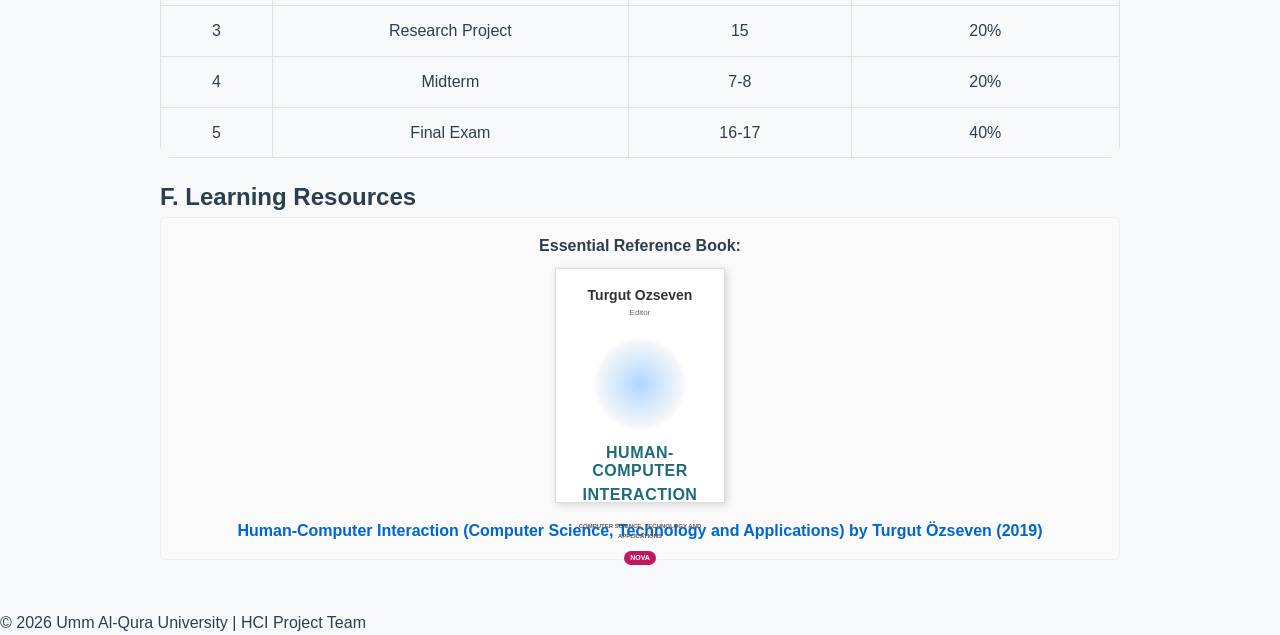
<file: HCI-Project-Jabli/english.html>
<!DOCTYPE html>
<html lang="en" dir="ltr">
<head>
   <meta charset="UTF-8">
    <meta name="viewport" content="width=device-width, initial-scale=1.0">
    <title>Course Specification | Ethics in HCI</title>
    <link rel="stylesheet" href="style.css">
    <link href="https://fonts.googleapis.com/css2?family=Poppins:wght@300;400;600&display=swap" rel="stylesheet">
</head>
<body>
    <button onclick="toggleDarkMode()" style="margin: 20px; cursor: pointer;">
     Switching mode (dark-mode/light-mode)ٍ
</button>

<script>
    function toggleDarkMode() {
        document.body.classList.toggle('dark-mode');
    }
</script>

    <nav class="navbar">
        <div class="nav-container">
            <span class="logo">HCI 2204</span>
            <ul>
                 <ul>
            <li><a href="index.html">Arabic (Light)</a></li>
            <li><a href="arabic-dark.html">Arabic (Dark)</a></li>
            <li><a href="english.html" class="active">English (Light)</a></li>
            <li><a href="english-dark.html">English (Dark)</a></li>
            <li><a href="team.html">Our Team</a></li>
        </ul>
            </ul>
        </div>
    </nav>

    <main class="main-container">
        
        <header class="course-header" style="text-align: center; margin-bottom: 30px;">
            <h2>Umm Al-Qura University</h2>
            <h3>College of Computer and Information Systems | Software Engineering Dept.</h3>
            <h1>Ethics in Human-Computer Interaction</h1>
            <p class="course-code">Course Code: <strong>HCI 2204</strong></p>
        </header>

        <section id="general" class="content-section">
            <h2>A. General Information</h2>
            <div class="info-grid">
                <p><strong>Institution:</strong> Umm Al Qura University</p>
                <p><strong>College:</strong> Computing</p>
                <p><strong>Department:</strong> Software Engineering</p>
                <p><strong>Level/Year:</strong> 2nd Year / 4th Level</p>
                <p><strong>Credit Hours:</strong> 2 Hours</p>
            </div>
            <h3>Description:</h3>
            <p>This course examines ethical considerations in human-computer interaction, focusing on moral principles, privacy, intellectual property, and social responsibilities.</p>
        </section>

        <section id="clos" class="content-section">
            <h2>B. Course Learning Outcomes (CLOs)</h2>
            <div class="table-responsive">
                <table class="clo-table">
                    <thead>
                        <tr>
                            <th>Code</th>
                            <th>Learning Outcomes</th>
                            <th>Teaching Strategies</th>
                            <th>Assessment Methods</th>
                        </tr>
                    </thead>
                    <tbody>
                        <tr>
                            <td>1.1</td>
                            <td>Explain ethical, legal, and social frameworks relevant to HCI.</td>
                            <td>Discussions, Case studies</td>
                            <td>Assignments / Quizzes / Exams</td>
                        </tr>
                        <tr>
                            <td>2.1</td>
                            <td>Communicate ethical analyses effectively through case studies.</td>
                            <td>Discussions, Demonstrations</td>
                            <td>Research Project</td>
                        </tr>
                        <tr>
                            <td>3.1</td>
                            <td>Demonstrate informed judgment and professional ethical principles.</td>
                            <td>Case studies, Discussions</td>
                            <td>Research project / Exams</td>
                        </tr>
                    </tbody>
                </table>
            </div>
        </section>

        <section id="topics" class="content-section">
            <h2>C. Course Content</h2>
            <ol class="topics-list">
                <li>Introduction to Ethics in HCI</li>
                <li>Ethical Frameworks and Theories</li>
                <li>Privacy, Security, and Civil Liberties</li>
                <li>Intellectual Property and Software Ethics</li>
                <li>Social Implications of Computing</li>
                <li>Inclusivity, Accessibility, and Cultural Contexts</li>
                <li>Professional Responsibility in HCI</li>
                <li>Emerging Technologies and Ethical Challenges</li>
                <li>Case Studies in HCI Ethics</li>
                <li>Ethical Research and Experimentation</li>
            </ol>
        </section>

        <section id="lessons" class="content-section">
            <h2>D. Lessons Learned</h2>
            <ul class="lessons-list">
                <li>Deep understanding of protecting user privacy and data security during interaction systems design.</li>
                <li>Ability to differentiate between intellectual property rights and apply computing professional codes of ethics.</li>
                <li>Recognizing the importance of inclusive design and ensuring accessibility for all users, including people with disabilities.</li>
                <li>Formulating informed and responsible engineering choices aligned with global and local legal frameworks.</li>
            </ul>
        </section>

        <section id="assessment" class="content-section">
            <h2>E. Students Assessment Activities</h2>
            <table class="assessment-table">
                <thead>
                    <tr>
                        <th>No</th>
                        <th>Activity</th>
                        <th>Week No</th>
                        <th>Percentage</th>
                    </tr>
                </thead>
                <tbody>
                    <tr><td>1</td><td>Quizzes</td><td>3-14</td><td>10%</td></tr>
                    <tr><td>2</td><td>Assignments</td><td>3-14</td><td>10%</td></tr>
                    <tr><td>3</td><td>Research Project</td><td>15</td><td>20%</td></tr>
                    <tr><td>4</td><td>Midterm</td><td>7-8</td><td>20%</td></tr>
                    <tr><td>5</td><td>Final Exam</td><td>16-17</td><td>40%</td></tr>
                </tbody>
            </table>
        </section>

        <section id="resources" class="content-section">
            <h2>F. Learning Resources</h2>
            <div class="resource-card" style="display: flex; flex-direction: column; align-items: center; padding: 15px; border: 1px solid #eee; background-color: #fafafa; border-radius: 6px;">
                <p style="font-weight: bold; margin-bottom: 10px;">Essential Reference Book:</p>
                
                <div style="width: 170px; height: 235px; background: #ffffff; border: 1px solid #ddd; box-shadow: 2px 2px 8px rgba(0,0,0,0.15); margin: 0 auto 15px auto; padding: 10px; position: relative; font-family: 'Arial', sans-serif; text-align: center;">
                    <div style="font-size: 14px; font-weight: bold; color: #333; margin-top: 5px;">Turgut Ozseven</div>
                    <div style="font-size: 8px; color: #666; margin-bottom: 20px;">Editor</div>
                    <div style="width: 90px; height: 90px; background: radial-gradient(circle, rgba(142,197,252,1) 0%, rgba(224,225,226,0.3) 70%); margin: 0 auto; border-radius: 50%; opacity: 0.7;"></div>
                    <div style="font-size: 16px; font-weight: bold; color: #1e6b7b; letter-spacing: 0.5px; margin-top: 15px; line-height: 1.1;">HUMAN-COMPUTER</div>
                    <div style="font-size: 16px; font-weight: bold; color: #1e6b7b; letter-spacing: 0.5px; margin-top: 2px;">INTERACTION</div>
                    <div style="font-size: 6px; color: #555; text-transform: uppercase; margin-top: 15px; font-weight: bold;">Computer Science, Technology and Applications</div>
                    <div style="background: #c2185b; color: white; font-size: 7px; font-weight: bold; display: inline-block; padding: 1px 6px; border-radius: 8px; margin-top: 10px;">NOVA</div>
                </div>
                
                <div class="resource-text" style="text-align: center;">
                    <a href="https://www.amazon.com/Human-Computer-Interaction-Turgut-Ozseven/dp/153616495X" target="_blank" class="book-link" style="font-weight: bold; color: #0066cc; text-decoration: none;">
                        Human-Computer Interaction (Computer Science, Technology and Applications) by Turgut Özseven (2019)
                    </a>
                </div>
            </div>
        </section>

    </main>

    <footer class="main-footer">
        <p>© 2026 Umm Al-Qura University | HCI Project Team</p>
    </footer>

</body>
</html>
</file>
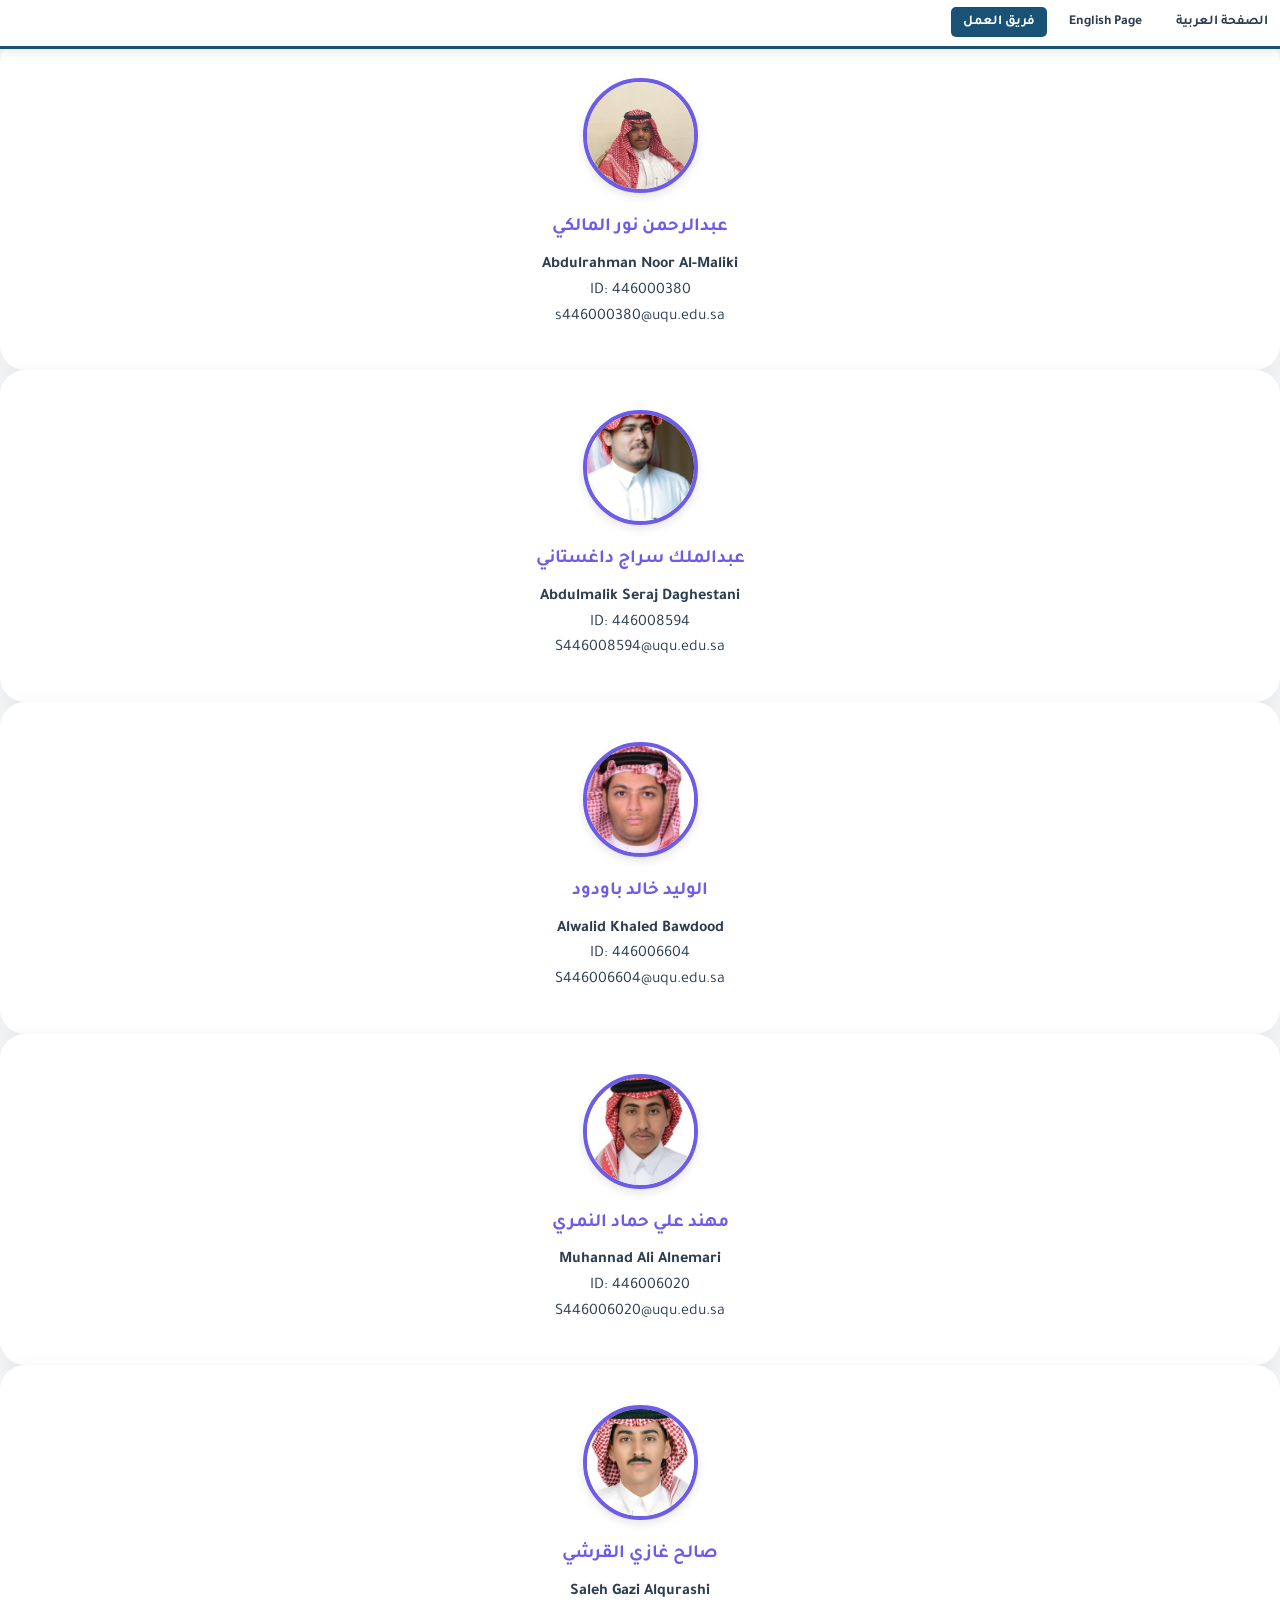
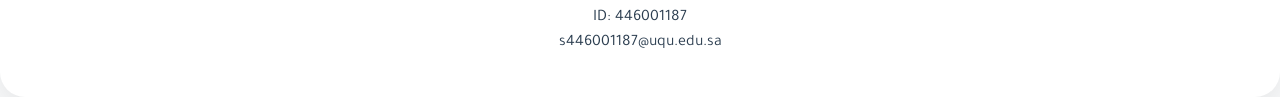
<file: HCI-Project-Jabli/team.html>
<!DOCTYPE html>
<html lang="ar" dir="rtl">
<head>
    <meta charset="UTF-8">
    <meta name="viewport" content="width=device-width, initial-scale=1.0">
    <title>فريق العمل - Team Page</title>
    <link rel="stylesheet" href="style.css">
    <link href="https://fonts.googleapis.com/css2?family=Poppins:wght@300;400;600&family=Tajawal:wght@400;700&display=swap" rel="stylesheet">
</head>
<body>

    <nav class="navbar">
        <ul>
            <li><a href="index.html">الصفحة العربية</a></li>
            <li><a href="english.html">English Page</a></li>
            <li><a href="team.html" class="active">فريق العمل</a></li>
        </ul>
    </nav>

    <section class="team-section container">
        <h1 class="page-title">فريق العمل | Our Team</h1>
        
        <div class="team-container">
            <div class="member-card">
                <div class="profile-img">
                    <img src="images/abdulrahman.jpg" alt="عبدالرحمن المالكي">
                </div>
                <div class="member-info">
                    <h3>عبدالرحمن نور المالكي</h3>
                    <h4>Abdulrahman Noor Al-Maliki</h4>
                    <p class="id-text">ID: 446000380</p>
                    <p class="email-text">s446000380@uqu.edu.sa</p>
                </div>
            </div>

            <div class="member-card">
                <div class="profile-img">
                    <img src="images/abdulmalik.jpg" alt="عبدالملك داغستاني">
                </div>
                <div class="member-info">
                    <h3>عبدالملك سراج داغستاني</h3>
                    <h4>Abdulmalik Seraj Daghestani</h4>
                    <p class="id-text">ID: 446008594</p>
                    <p class="email-text">S446008594@uqu.edu.sa</p>
                </div>
            </div>

            <div class="member-card">
                <div class="profile-img">
                    <img src="images/alwalid.jpg" alt="الوليد باودود">
                </div>
                <div class="member-info">
                    <h3>الوليد خالد باودود</h3>
                    <h4>Alwalid Khaled Bawdood</h4>
                    <p class="id-text">ID: 446006604</p>
                    <p class="email-text">S446006604@uqu.edu.sa</p>
                </div>
            </div>

            <div class="member-card">
                <div class="profile-img">
                    <img src="images/muhannad.jpg" alt="مهند النمري">
                </div>
                <div class="member-info">
                    <h3>مهند علي حماد النمري</h3>
                    <h4>Muhannad Ali Alnemari</h4>
                    <p class="id-text">ID: 446006020</p>
                    <p class="email-text">S446006020@uqu.edu.sa</p>
                </div>
            </div>

            <div class="member-card">
                <div class="profile-img">
                    <img src="images/saleh.jpg" alt="صالح القرشي">
                </div>
                <div class="member-info">
                    <h3>صالح غازي القرشي</h3>
                    <h4>Saleh Gazi Alqurashi</h4>
                    <p class="id-text">ID: 446001187</p>
                    <p class="email-text">s446001187@uqu.edu.sa</p>
                </div>
            </div>
        </div>
    </section>

</body>
</html>
</file>
<file: HCI-Project-Jabli/style.css>
:root {
    --primary: #1a5276;   
    --accent-color: #6c5ce7; 
    --bg: #f8f9fa;
    --text: #2c3e50;
    --card: #ffffff;
    --nav: #ffffff;
    --border: #dee2e6;
    --shadow: 0 10px 30px rgba(0, 0, 0, 0.08);
}


.dark-theme {
    --bg: #121212;
    --text: #e0e0e0;
    --card: #1e1e1e;
    --nav: #1a1a1a;
    --border: #333333;
    --primary: #5dade2;
    --accent-color: #a29bfe;
    --shadow: 0 10px 30px rgba(0, 0, 0, 0.3);
}


* {
    margin: 0;
    padding: 0;
    box-sizing: border-box;
}

body {
    font-family: 'Tajawal', sans-serif;
    background-color: var(--bg);
    color: var(--text);
    transition: 0.3s ease;
    line-height: 1.6;
}


.navbar {
    position: fixed;
    top: 0;
    width: 100%;
    background-color: var(--nav);
    border-bottom: 3px solid var(--primary);
    box-shadow: 0 2px 10px rgba(0,0,0,0.1);
    z-index: 10000;
    padding: 10px 0;
}

.nav-container {
    max-width: 1200px;
    margin: 0 auto;
    display: flex;
    justify-content: space-between;
    align-items: center;
    padding: 0 20px;
}

.logo {
    font-weight: bold;
    color: var(--primary);
    font-size: 1.2rem;
}

.navbar ul {
    display: flex;
    list-style: none;
    gap: 10px;
}

.navbar a {
    text-decoration: none;
    color: var(--text);
    font-size: 0.85rem;
    font-weight: 600;
    padding: 8px 12px;
    border-radius: 5px;
    transition: 0.3s;
}

.navbar a:hover, .navbar a.active {
    background-color: var(--primary);
    color: #fff !important;
}


.main-container {
    max-width: 1000px;
    margin: 120px auto 50px;
    padding: 0 20px;
}


.card {
    background-color: var(--card);
    border-radius: 20px; 
    padding: 30px;
    margin-bottom: 25px;
    border: none; 
    box-shadow: var(--shadow); 
    transition: transform 0.3s ease;
}

.card:hover {
    transform: translateY(-5px); 
}


.team-grid {
    display: grid;
    grid-template-columns: repeat(auto-fit, minmax(280px, 1fr));
    gap: 25px;
    margin-top: 30px;
}

.member-card {
    background-color: var(--card);
    border-radius: 25px; 
    padding: 40px 20px;
    text-align: center;
    box-shadow: var(--shadow);
    transition: all 0.3s cubic-bezier(0.175, 0.885, 0.32, 1.275);
    border: none;
}

.member-card:hover {
    transform: translateY(-12px);
    box-shadow: 0 15px 35px rgba(0, 0, 0, 0.15);
}

.profile-img {
    width: 115px;
    height: 115px;
    border-radius: 50%;
    margin: 0 auto 20px;
    border: 4px solid var(--accent-color); 
    overflow: hidden;
    box-shadow: 0 4px 10px rgba(0,0,0,0.1);
}

.profile-img img {
    width: 100%;
    height: 100%;
    object-fit: cover;
}

.member-card h3 {
    color: var(--accent-color);
    margin-bottom: 10px;
}


table {
    width: 100%;
    border-collapse: collapse;
    margin: 20px 0;
    border-radius: 12px;
    overflow: hidden; 
}

th, td {
    border: 1px solid var(--border);
    padding: 12px;
    text-align: center;
}

th {
    background-color: var(--accent-color); 
    color: white;
}


@media (max-width: 768px) {
    .navbar ul {
        flex-wrap: wrap;
        justify-content: center;
    }
    .navbar a {
        font-size: 0.75rem;
        padding: 5px;
    }
    .main-container {
        margin-top: 150px;
    }

}
</file>
